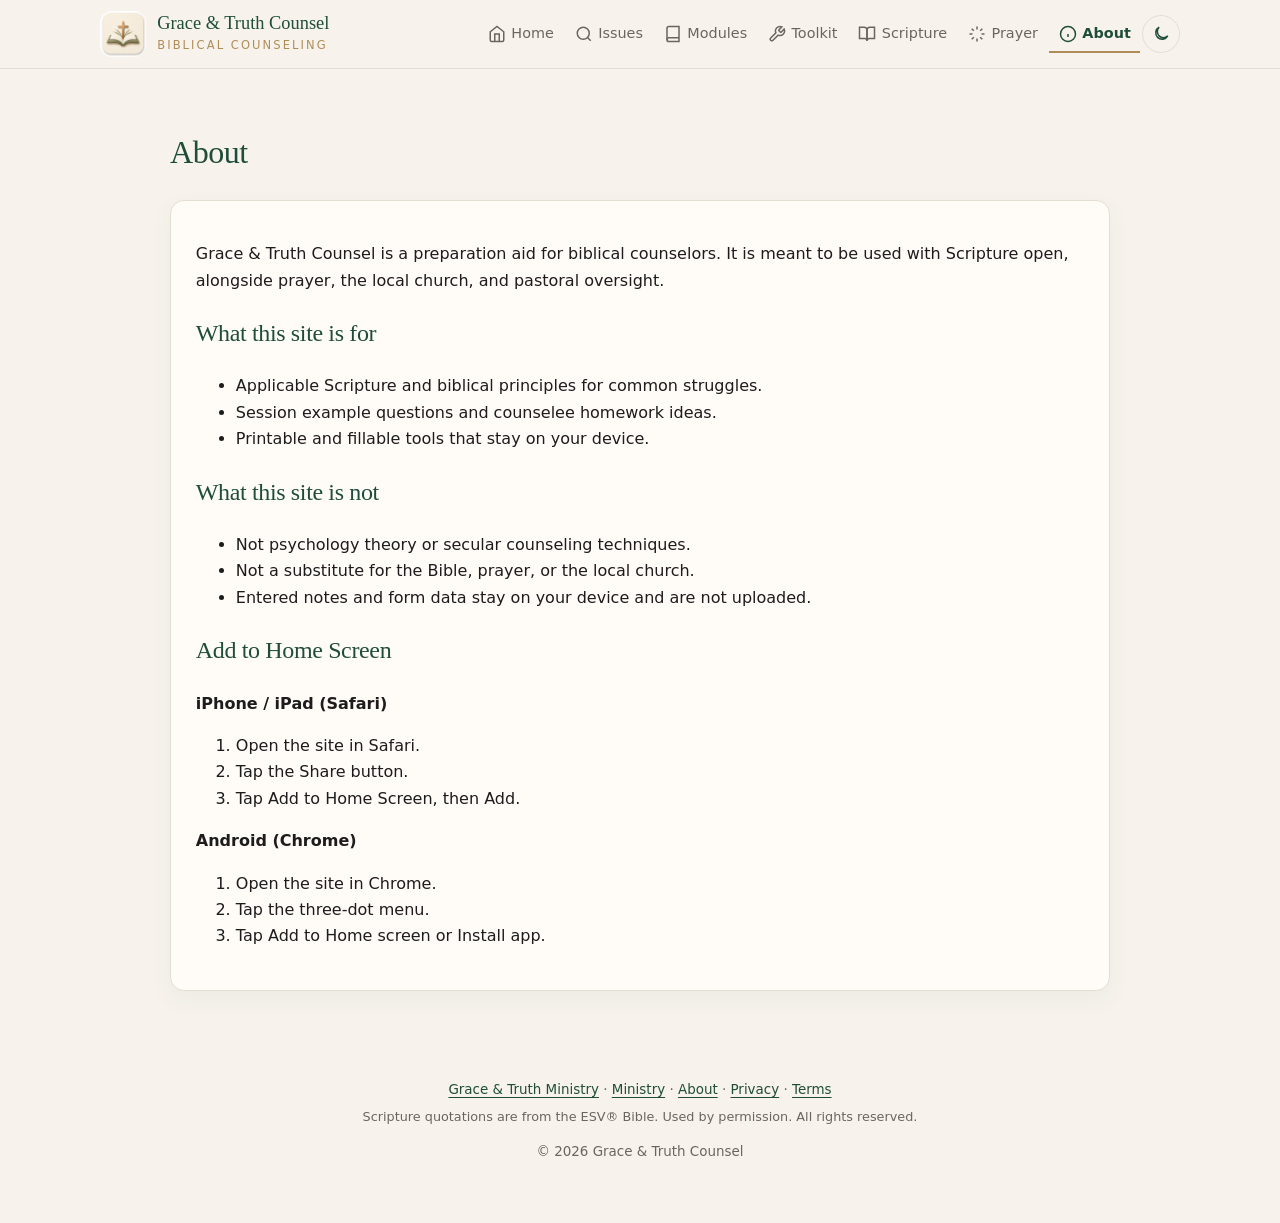
<file: about.html>
<!DOCTYPE html>
<html lang="en">
<head>
<meta charset="UTF-8">
<meta name="viewport" content="width=device-width, initial-scale=1.0">
<title>About | Grace & Truth Counsel</title>
<link rel="icon" type="image/png" href="icon-192.png">
<link rel="stylesheet" href="styles.css">
</head>
<body>
<header>
  <div class="header-inner">
    <a href="index.html" class="brand">
      <img src="header-icon.png" alt="" class="brand-mark">
      <div>
        <span class="brand-name">Grace & Truth Counsel</span>
        <span class="brand-sub">Biblical Counseling</span>
      </div>
    </a>
    <nav>
      <a href="index.html" title="Home"><svg viewBox="0 0 24 24" fill="none" stroke="currentColor" stroke-width="2"><path d="M3 9l9-7 9 7v11a2 2 0 0 1-2 2H5a2 2 0 0 1-2-2z"/><polyline points="9 22 9 12 15 12 15 22"/></svg><span>Home</span></a>
      <a href="situations.html" title="Issues"><svg viewBox="0 0 24 24" fill="none" stroke="currentColor" stroke-width="2"><circle cx="11" cy="11" r="8"/><line x1="21" y1="21" x2="16.65" y2="16.65"/></svg><span>Issues</span></a>
      <a href="modules.html" title="Modules"><svg viewBox="0 0 24 24" fill="none" stroke="currentColor" stroke-width="2"><path d="M4 19.5A2.5 2.5 0 0 1 6.5 17H20"/><path d="M6.5 2H20v20H6.5A2.5 2.5 0 0 1 4 19.5v-15A2.5 2.5 0 0 1 6.5 2z"/></svg><span>Modules</span></a>
      <a href="toolkit.html" title="Toolkit"><svg viewBox="0 0 24 24" fill="none" stroke="currentColor" stroke-width="2"><path d="M14.7 6.3a1 1 0 0 0 0 1.4l1.6 1.6a1 1 0 0 0 1.4 0l3.77-3.77a6 6 0 0 1-7.94 7.94l-6.91 6.91a2.12 2.12 0 0 1-3-3l6.91-6.91a6 6 0 0 1 7.94-7.94l-3.76 3.76z"/></svg><span>Toolkit</span></a>
      <a href="scripture.html" title="Scripture"><svg viewBox="0 0 24 24" fill="none" stroke="currentColor" stroke-width="2"><path d="M2 3h6a4 4 0 0 1 4 4v14a3 3 0 0 0-3-3H2z"/><path d="M22 3h-6a4 4 0 0 0-4 4v14a3 3 0 0 1 3-3h7z"/></svg><span>Scripture</span></a>
      <a href="prayer.html" title="Prayer"><svg viewBox="0 0 24 24" fill="none" stroke="currentColor" stroke-width="2"><path d="M12 2v4M12 18v4M4.93 4.93l2.83 2.83M16.24 16.24l2.83 2.83M2 12h4M18 12h4M4.93 19.07l2.83-2.83M16.24 7.76l2.83-2.83"/></svg><span>Prayer</span></a>
      <a href="about.html" class="active" title="About"><svg viewBox="0 0 24 24" fill="none" stroke="currentColor" stroke-width="2"><circle cx="12" cy="12" r="10"/><line x1="12" y1="16" x2="12" y2="12"/><line x1="12" y1="8" x2="12.01" y2="8"/></svg><span>About</span></a>
      <button id="theme-toggle" class="theme-toggle" title="Toggle dark mode"><svg id="theme-icon" viewBox="0 0 24 24" fill="none" stroke="currentColor" stroke-width="2"></svg></button>
    </nav>
  </div>
</header>

<main>
  <h1>About</h1>
  <div class="card">
    <p>Grace & Truth Counsel is a preparation aid for biblical counselors. It is meant to be used with Scripture open, alongside prayer, the local church, and pastoral oversight.</p>
    <h2>What this site is for</h2>
    <ul>
      <li>Applicable Scripture and biblical principles for common struggles.</li>
      <li>Session example questions and counselee homework ideas.</li>
      <li>Printable and fillable tools that stay on your device.</li>
    </ul>
    <h2>What this site is not</h2>
    <ul>
      <li>Not psychology theory or secular counseling techniques.</li>
      <li>Not a substitute for the Bible, prayer, or the local church.</li>
      <li>Entered notes and form data stay on your device and are not uploaded.</li>
    </ul>
    <h2>Add to Home Screen</h2>
    <p><strong>iPhone / iPad (Safari)</strong></p>
    <ol>
      <li>Open the site in Safari.</li>
      <li>Tap the Share button.</li>
      <li>Tap Add to Home Screen, then Add.</li>
    </ol>
    <p><strong>Android (Chrome)</strong></p>
    <ol>
      <li>Open the site in Chrome.</li>
      <li>Tap the three-dot menu.</li>
      <li>Tap Add to Home screen or Install app.</li>
    </ol>
  </div>
</main>

<footer>
  <a href="https://graceandtruthministry.com">Grace & Truth Ministry</a> ·
  <a href="https://graceandtruthministry.com/about.html">Ministry</a> ·
  <a href="about.html">About</a> ·
  <a href="https://graceandtruthministry.com/privacy.html">Privacy</a> ·
  <a href="https://graceandtruthministry.com/terms.html">Terms</a>
  <p style="margin-top:0.4rem;font-size:0.8rem;">Scripture quotations are from the ESV® Bible. Used by permission. All rights reserved.</p>
  <p>© 2026 Grace & Truth Counsel</p>
</footer>

<script>
(function () {
  function icon() {
    var el = document.getElementById('theme-icon');
    if (!el) return;
    var dark = document.documentElement.getAttribute('data-theme') === 'dark';
    el.innerHTML = dark
      ? '<circle cx="12" cy="12" r="4"/><path d="M12 3v2M12 19v2M3 12h2M19 12h2M5.6 5.6l1.4 1.4M17 17l1.4 1.4M18.4 5.6 17 7M7 17l-1.4 1.4"/>'
      : '<path d="M21 14.5A8.5 8.5 0 1 1 9.5 3 7 7 0 0 0 21 14.5z"/>';
  }
  function bind() {
    icon();
    var btn = document.getElementById('theme-toggle');
    if (!btn || btn.dataset.bound) return;
    btn.dataset.bound = '1';
    btn.addEventListener('click', function () {
      var next = document.documentElement.getAttribute('data-theme') === 'dark' ? 'light' : 'dark';
      document.documentElement.setAttribute('data-theme', next);
      localStorage.setItem('theme', next);
      icon();
    });
  }
  var saved = localStorage.getItem('theme');
  if (saved) document.documentElement.setAttribute('data-theme', saved);
  if (document.readyState === 'loading') document.addEventListener('DOMContentLoaded', bind);
  else bind();
})();
</script>
</body>
</html>
</file>
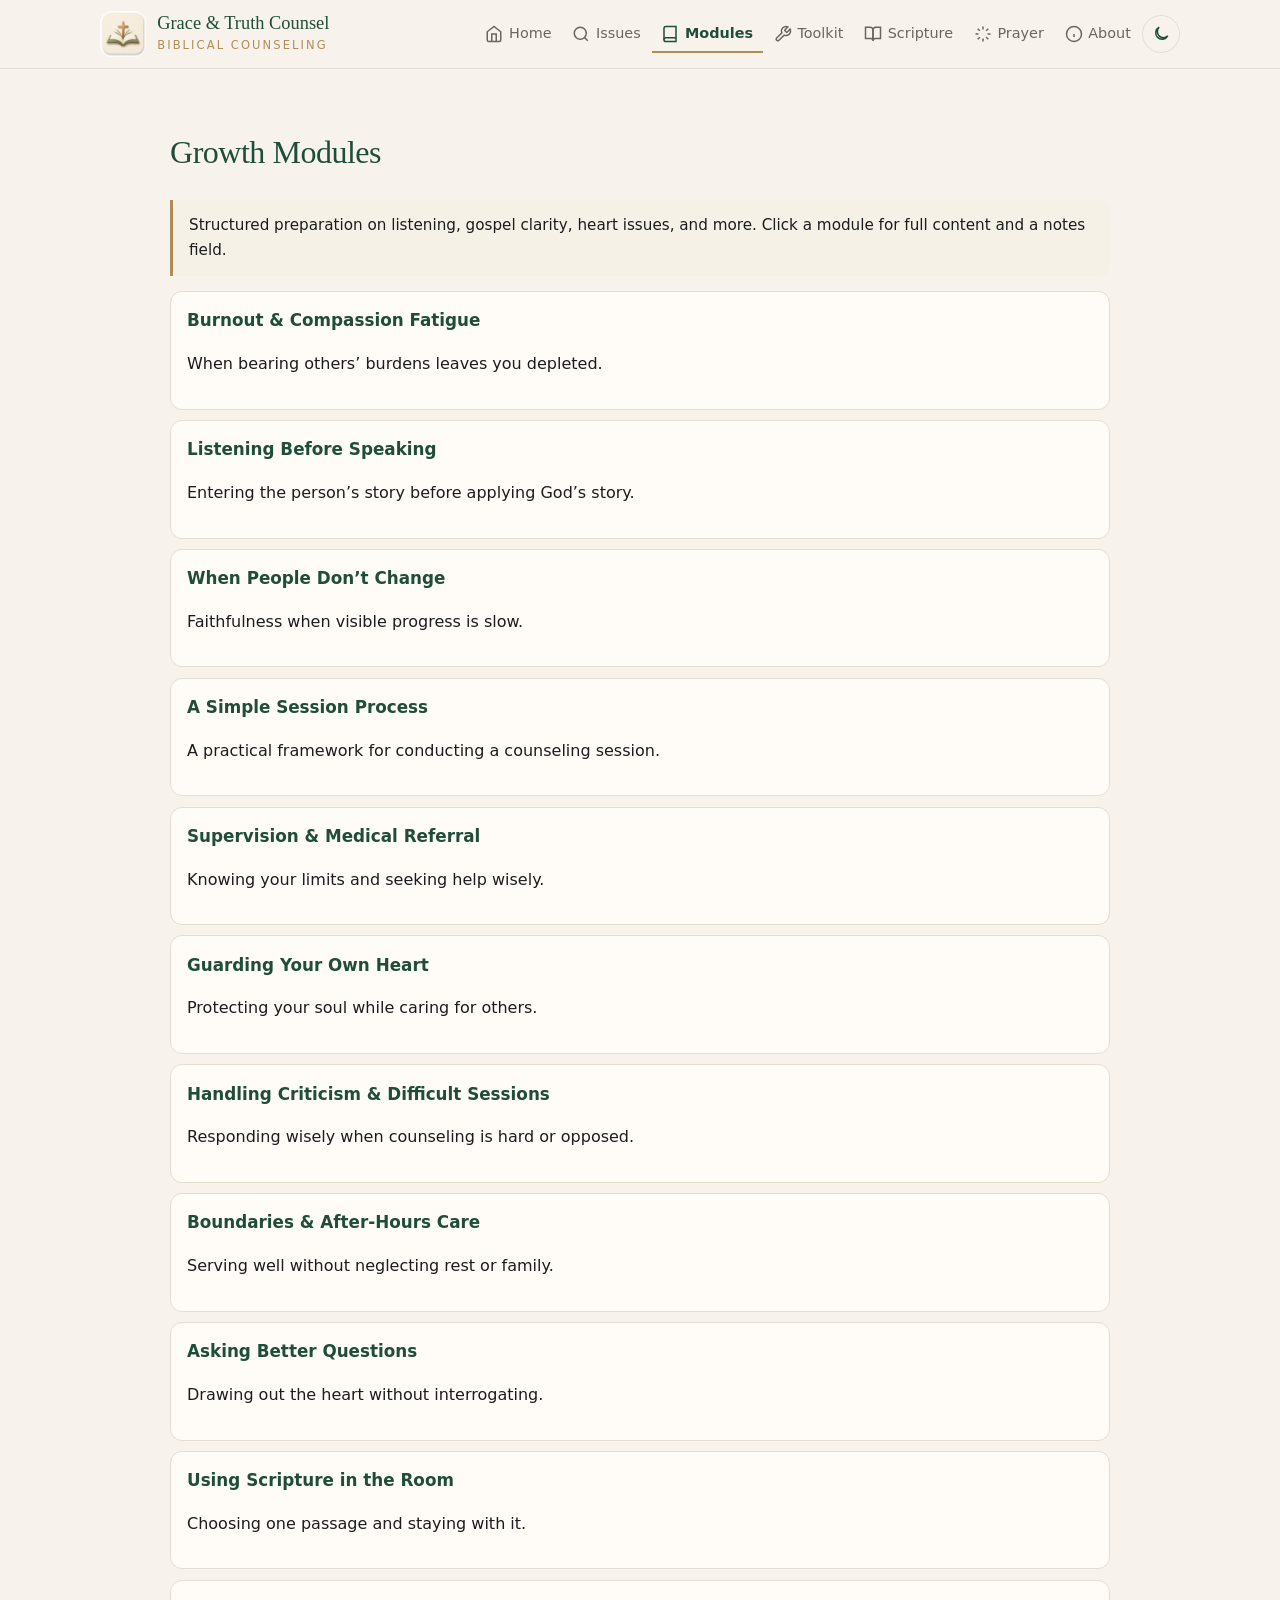
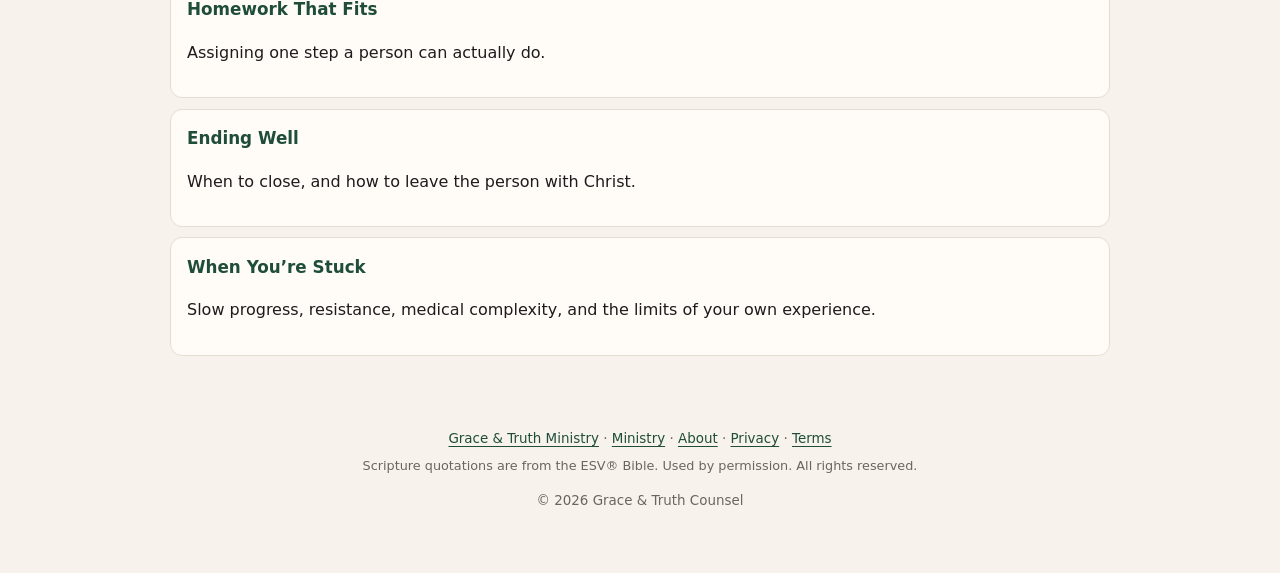
<file: modules.html>
<!DOCTYPE html>
<html lang="en">
<head>
<meta charset="UTF-8">
<meta name="viewport" content="width=device-width, initial-scale=1.0">
<title>Growth Modules | Grace & Truth Counsel</title>
<link rel="icon" type="image/png" href="icon-192.png">
<link rel="stylesheet" href="styles.css">
</head>
<body>
<header>
  <div class="header-inner">
    <a href="index.html" class="brand">
      <img src="header-icon.png" alt="" class="brand-mark">
      <div>
        <span class="brand-name">Grace & Truth Counsel</span>
        <span class="brand-sub">Biblical Counseling</span>
      </div>
    </a>
    <nav>
      <a href="index.html" title="Home"><svg viewBox="0 0 24 24" fill="none" stroke="currentColor" stroke-width="2"><path d="M3 9l9-7 9 7v11a2 2 0 0 1-2 2H5a2 2 0 0 1-2-2z"/><polyline points="9 22 9 12 15 12 15 22"/></svg><span>Home</span></a>
      <a href="situations.html" title="Issues"><svg viewBox="0 0 24 24" fill="none" stroke="currentColor" stroke-width="2"><circle cx="11" cy="11" r="8"/><line x1="21" y1="21" x2="16.65" y2="16.65"/></svg><span>Issues</span></a>
      <a href="modules.html" class="active" title="Modules"><svg viewBox="0 0 24 24" fill="none" stroke="currentColor" stroke-width="2"><path d="M4 19.5A2.5 2.5 0 0 1 6.5 17H20"/><path d="M6.5 2H20v20H6.5A2.5 2.5 0 0 1 4 19.5v-15A2.5 2.5 0 0 1 6.5 2z"/></svg><span>Modules</span></a>
      <a href="toolkit.html" title="Toolkit"><svg viewBox="0 0 24 24" fill="none" stroke="currentColor" stroke-width="2"><path d="M14.7 6.3a1 1 0 0 0 0 1.4l1.6 1.6a1 1 0 0 0 1.4 0l3.77-3.77a6 6 0 0 1-7.94 7.94l-6.91 6.91a2.12 2.12 0 0 1-3-3l6.91-6.91a6 6 0 0 1 7.94-7.94l-3.76 3.76z"/></svg><span>Toolkit</span></a>
      <a href="scripture.html" title="Scripture"><svg viewBox="0 0 24 24" fill="none" stroke="currentColor" stroke-width="2"><path d="M2 3h6a4 4 0 0 1 4 4v14a3 3 0 0 0-3-3H2z"/><path d="M22 3h-6a4 4 0 0 0-4 4v14a3 3 0 0 1 3-3h7z"/></svg><span>Scripture</span></a>
      <a href="prayer.html" title="Prayer"><svg viewBox="0 0 24 24" fill="none" stroke="currentColor" stroke-width="2"><path d="M12 2v4M12 18v4M4.93 4.93l2.83 2.83M16.24 16.24l2.83 2.83M2 12h4M18 12h4M4.93 19.07l2.83-2.83M16.24 7.76l2.83-2.83"/></svg><span>Prayer</span></a>
      <a href="about.html" title="About"><svg viewBox="0 0 24 24" fill="none" stroke="currentColor" stroke-width="2"><circle cx="12" cy="12" r="10"/><line x1="12" y1="16" x2="12" y2="12"/><line x1="12" y1="8" x2="12.01" y2="8"/></svg><span>About</span></a>
      <button id="theme-toggle" class="theme-toggle" title="Toggle dark mode"><svg id="theme-icon" viewBox="0 0 24 24" fill="none" stroke="currentColor" stroke-width="2"></svg></button>
    </nav>
  </div>
</header>

<main>
  <h1>Growth Modules</h1>
  <p class="note" id="modules-intro">Structured preparation on listening, gospel clarity, heart issues, and more. Click a module for full content and a notes field.</p>
  <div id="module-list" class="module-list"></div>
  <div id="module-detail" class="hidden card"></div>
</main>

<footer>
  <a href="https://graceandtruthministry.com">Grace & Truth Ministry</a> ·
  <a href="https://graceandtruthministry.com/about.html">Ministry</a> ·
  <a href="about.html">About</a> ·
  <a href="https://graceandtruthministry.com/privacy.html">Privacy</a> ·
  <a href="https://graceandtruthministry.com/terms.html">Terms</a>
  <p style="margin-top:0.4rem;font-size:0.8rem;">Scripture quotations are from the ESV® Bible. Used by permission. All rights reserved.</p>
  <p>© 2026 Grace & Truth Counsel</p>
</footer>

<script src="modules.js"></script>
<script>
function renderModules() {
  const list = document.getElementById('module-list');
  list.innerHTML = '';
  const mods = (typeof modules !== 'undefined' ? modules : []);
  mods.forEach(m => {
    const div = document.createElement('div');
    div.className = 'module-item';
    div.innerHTML = `<div><strong>${m.title}</strong><p>${m.summary || ''}</p></div>`;
    div.onclick = () => showModule(m);
    list.appendChild(div);
  });
}
function showModule(m) {
  const detail = document.getElementById('module-detail');
  const notesKey = 'module-notes-' + m.id;
  let reading = '';
  if (m.furtherReading && m.furtherReading.length) {
    reading = '<h3>For Further Reading</h3><ul>' +
      m.furtherReading.map(b => `<li><a href="${b.url}" target="_blank" rel="noopener">${b.title}</a>${b.note ? ' — ' + b.note : ''}</li>`).join('') +
      '</ul>';
  }
  detail.innerHTML = `
    ${m.content || ''}
    ${reading}
    <h3>Your Notes</h3>
    <textarea class="notes-area" id="mod-notes" placeholder="Notes stay on this device">${localStorage.getItem(notesKey) || ''}</textarea>
    <div class="icon-row">
      <button class="icon-btn" title="Back" onclick="hideDetail()">←</button>
      <button class="icon-btn" title="Save" onclick="localStorage.setItem('${notesKey}', document.getElementById('mod-notes').value); alert('Saved')">✓</button>
      <button class="icon-btn" title="Print" onclick="window.print()">⎙</button>
    </div>
  `;
  detail.classList.remove('hidden');
  document.getElementById('module-list').classList.add('hidden');
  document.getElementById('modules-intro').classList.add('hidden');
}
function hideDetail() {
  document.getElementById('module-detail').classList.add('hidden');
  document.getElementById('module-list').classList.remove('hidden');
  document.getElementById('modules-intro').classList.remove('hidden');
}
renderModules();

(function () {
  function icon() {
    var el = document.getElementById('theme-icon');
    if (!el) return;
    var dark = document.documentElement.getAttribute('data-theme') === 'dark';
    el.innerHTML = dark
      ? '<circle cx="12" cy="12" r="4"/><path d="M12 3v2M12 19v2M3 12h2M19 12h2M5.6 5.6l1.4 1.4M17 17l1.4 1.4M18.4 5.6 17 7M7 17l-1.4 1.4"/>'
      : '<path d="M21 14.5A8.5 8.5 0 1 1 9.5 3 7 7 0 0 0 21 14.5z"/>';
  }
  function bind() {
    icon();
    var btn = document.getElementById('theme-toggle');
    if (!btn || btn.dataset.bound) return;
    btn.dataset.bound = '1';
    btn.addEventListener('click', function () {
      var next = document.documentElement.getAttribute('data-theme') === 'dark' ? 'light' : 'dark';
      document.documentElement.setAttribute('data-theme', next);
      localStorage.setItem('theme', next);
      icon();
    });
  }
  var saved = localStorage.getItem('theme');
  if (saved) document.documentElement.setAttribute('data-theme', saved);
  if (document.readyState === 'loading') document.addEventListener('DOMContentLoaded', bind);
  else bind();
})();
</script>
</body>
</html>
</file>
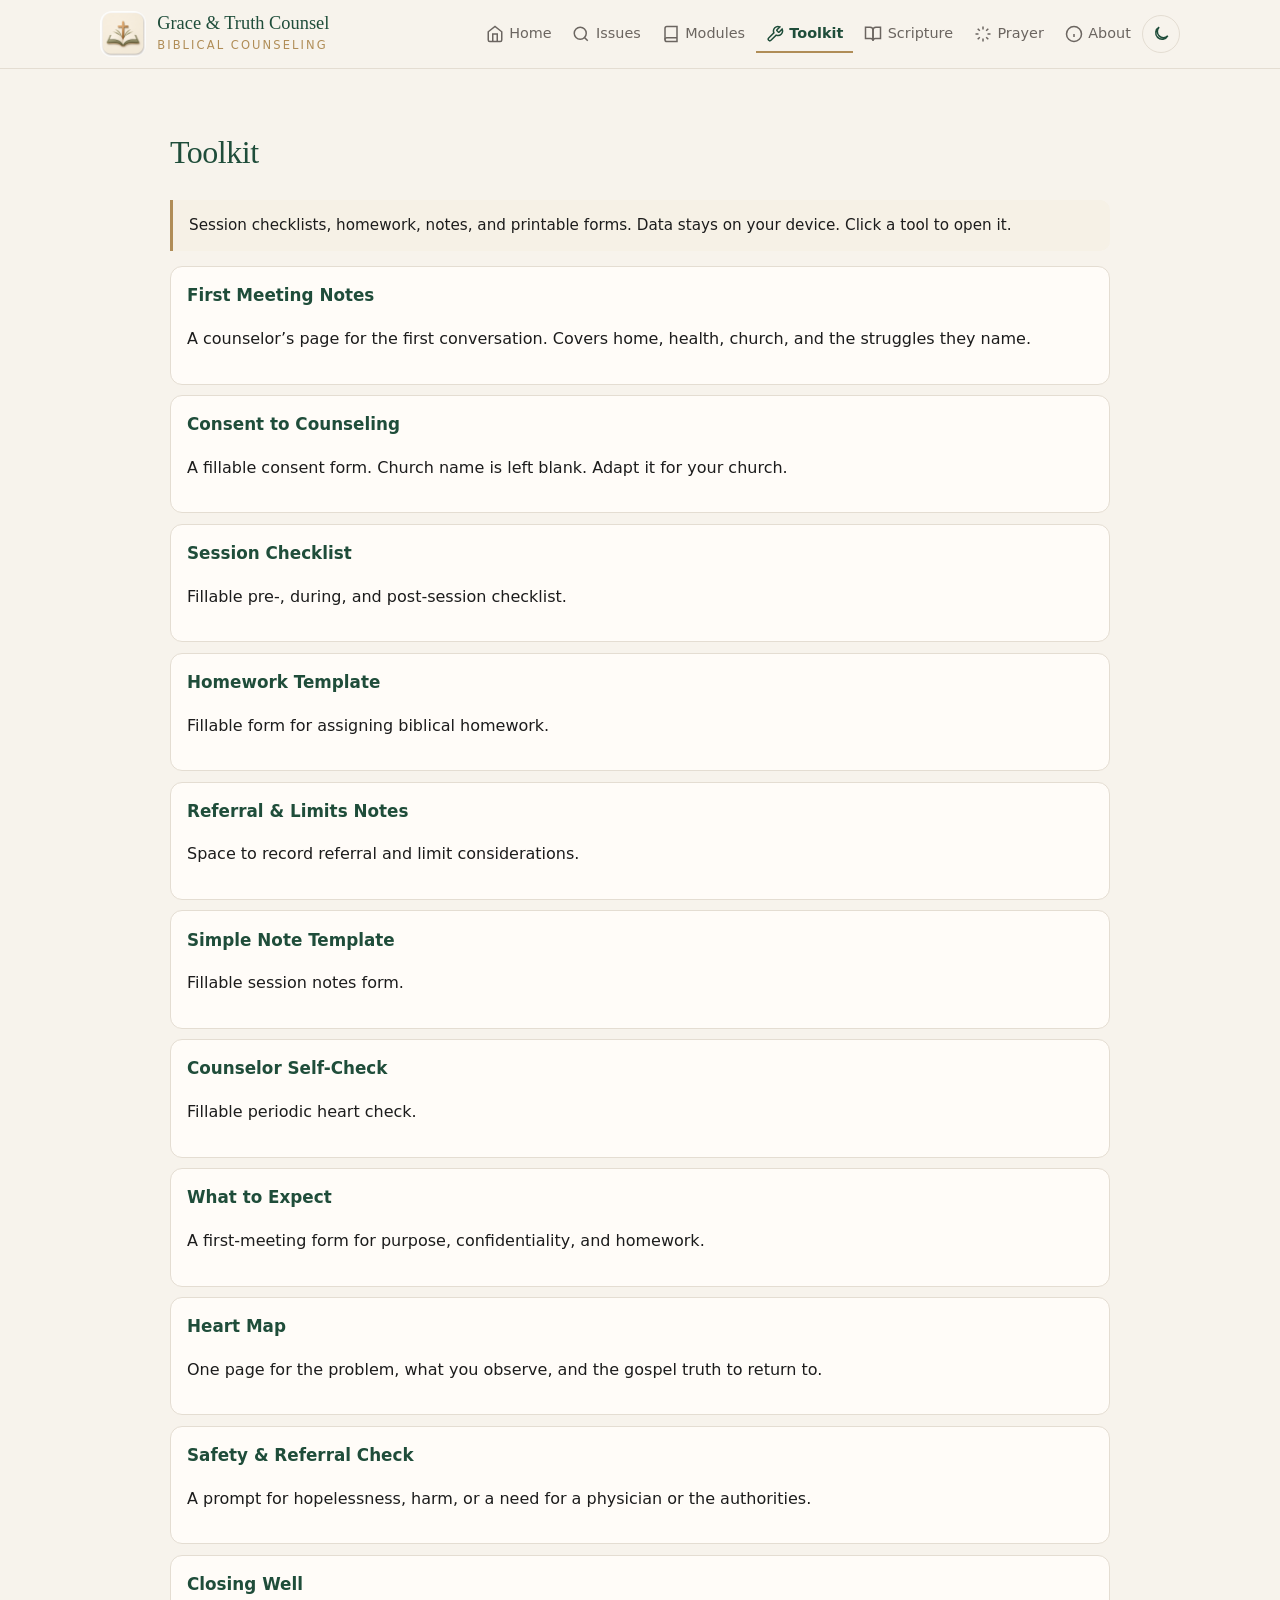
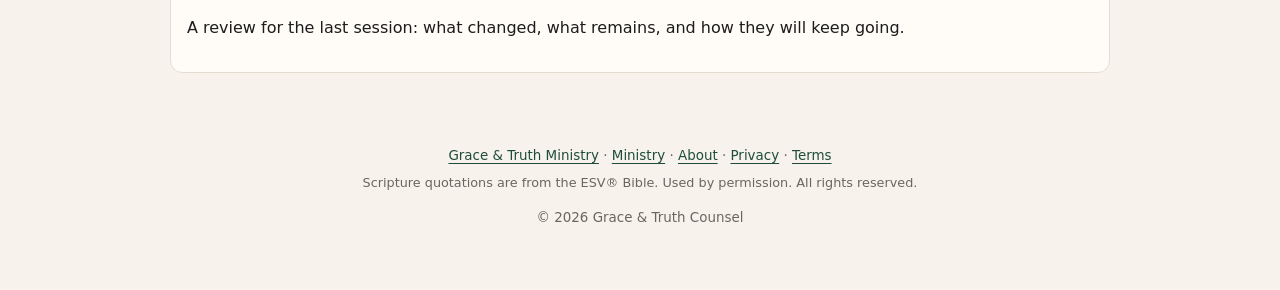
<file: toolkit.html>
<!DOCTYPE html>
<html lang="en">
<head>
<meta charset="UTF-8">
<meta name="viewport" content="width=device-width, initial-scale=1.0">
<title>Toolkit | Grace & Truth Counsel</title>
<link rel="icon" type="image/png" href="icon-192.png">
<link rel="stylesheet" href="styles.css">
</head>
<body>
<header>
  <div class="header-inner">
    <a href="index.html" class="brand">
      <img src="header-icon.png" alt="" class="brand-mark">
      <div>
        <span class="brand-name">Grace & Truth Counsel</span>
        <span class="brand-sub">Biblical Counseling</span>
      </div>
    </a>
    <nav>
      <a href="index.html" title="Home"><svg viewBox="0 0 24 24" fill="none" stroke="currentColor" stroke-width="2"><path d="M3 9l9-7 9 7v11a2 2 0 0 1-2 2H5a2 2 0 0 1-2-2z"/><polyline points="9 22 9 12 15 12 15 22"/></svg><span>Home</span></a>
      <a href="situations.html" title="Issues"><svg viewBox="0 0 24 24" fill="none" stroke="currentColor" stroke-width="2"><circle cx="11" cy="11" r="8"/><line x1="21" y1="21" x2="16.65" y2="16.65"/></svg><span>Issues</span></a>
      <a href="modules.html" title="Modules"><svg viewBox="0 0 24 24" fill="none" stroke="currentColor" stroke-width="2"><path d="M4 19.5A2.5 2.5 0 0 1 6.5 17H20"/><path d="M6.5 2H20v20H6.5A2.5 2.5 0 0 1 4 19.5v-15A2.5 2.5 0 0 1 6.5 2z"/></svg><span>Modules</span></a>
      <a href="toolkit.html" class="active" title="Toolkit"><svg viewBox="0 0 24 24" fill="none" stroke="currentColor" stroke-width="2"><path d="M14.7 6.3a1 1 0 0 0 0 1.4l1.6 1.6a1 1 0 0 0 1.4 0l3.77-3.77a6 6 0 0 1-7.94 7.94l-6.91 6.91a2.12 2.12 0 0 1-3-3l6.91-6.91a6 6 0 0 1 7.94-7.94l-3.76 3.76z"/></svg><span>Toolkit</span></a>
      <a href="scripture.html" title="Scripture"><svg viewBox="0 0 24 24" fill="none" stroke="currentColor" stroke-width="2"><path d="M2 3h6a4 4 0 0 1 4 4v14a3 3 0 0 0-3-3H2z"/><path d="M22 3h-6a4 4 0 0 0-4 4v14a3 3 0 0 1 3-3h7z"/></svg><span>Scripture</span></a>
      <a href="prayer.html" title="Prayer"><svg viewBox="0 0 24 24" fill="none" stroke="currentColor" stroke-width="2"><path d="M12 2v4M12 18v4M4.93 4.93l2.83 2.83M16.24 16.24l2.83 2.83M2 12h4M18 12h4M4.93 19.07l2.83-2.83M16.24 7.76l2.83-2.83"/></svg><span>Prayer</span></a>
      <a href="about.html" title="About"><svg viewBox="0 0 24 24" fill="none" stroke="currentColor" stroke-width="2"><circle cx="12" cy="12" r="10"/><line x1="12" y1="16" x2="12" y2="12"/><line x1="12" y1="8" x2="12.01" y2="8"/></svg><span>About</span></a>
      <button id="theme-toggle" class="theme-toggle" title="Toggle dark mode"><svg id="theme-icon" viewBox="0 0 24 24" fill="none" stroke="currentColor" stroke-width="2"></svg></button>
    </nav>
  </div>
</header>

<main>
  <h1>Toolkit</h1>
  <p class="note" id="toolkit-intro">Session checklists, homework, notes, and printable forms. Data stays on your device. Click a tool to open it.</p>
  <div id="toolkit-list" class="module-list"></div>
  <div id="toolkit-detail" class="hidden card"></div>
</main>

<footer>
  <a href="https://graceandtruthministry.com">Grace & Truth Ministry</a> ·
  <a href="https://graceandtruthministry.com/about.html">Ministry</a> ·
  <a href="about.html">About</a> ·
  <a href="https://graceandtruthministry.com/privacy.html">Privacy</a> ·
  <a href="https://graceandtruthministry.com/terms.html">Terms</a>
  <p style="margin-top:0.4rem;font-size:0.8rem;">Scripture quotations are from the ESV® Bible. Used by permission. All rights reserved.</p>
  <p>© 2026 Grace & Truth Counsel</p>
</footer>

<script src="toolkit.js"></script>
<script>
function renderToolkit() {
  const list = document.getElementById('toolkit-list');
  list.innerHTML = '';
  const tools = (typeof toolkit !== 'undefined' ? toolkit : []);
  tools.forEach(t => {
    const div = document.createElement('div');
    div.className = 'module-item';
    div.innerHTML = `<div><strong>${t.title}</strong><p>${t.summary || ''}</p></div>`;
    div.onclick = () => showTool(t);
    list.appendChild(div);
  });
}

function showTool(t) {
  const detail = document.getElementById('toolkit-detail');
  const key = 'tool-' + (t.id || t.title);
  const saved = JSON.parse(localStorage.getItem(key) || '{}');

  let content = t.content || '';
  content = content.replace(/<h2>[\s\S]*?<\/h2>/i, '');

  detail.innerHTML = `
    <h2>${t.title}</h2>
    <div id="tool-form">${content}</div>
    <div class="icon-row">
      <button class="icon-btn" title="Back" onclick="hideDetail()">←</button>
      <button class="icon-btn" title="Save" onclick="saveTool('${key}')">✓</button>
      <button class="icon-btn" title="Download" onclick="downloadTool('${key}', '${t.title}')">↓</button>
      <button class="icon-btn" title="Upload" onclick="document.getElementById('upload-${t.id}').click()">↑</button>
      <input type="file" id="upload-${t.id}" accept=".json" style="display:none" onchange="uploadTool('${key}', this)">
      <button class="icon-btn" title="Clear" onclick="if(confirm('Clear this form?')) clearTool('${key}')">✕</button>
      <button class="icon-btn" title="Print" onclick="window.print()">⎙</button>
    </div>
  `;

  Object.keys(saved).forEach(id => {
    const el = detail.querySelector('#' + id);
    if (el) {
      if (el.type === 'checkbox') el.checked = !!saved[id];
      else el.value = saved[id] || '';
    }
  });

  detail.classList.remove('hidden');
  document.getElementById('toolkit-list').classList.add('hidden');
  document.getElementById('toolkit-intro').classList.add('hidden');
}

function collectForm(key) {
  const detail = document.getElementById('toolkit-detail');
  const data = {};
  detail.querySelectorAll('input, textarea, select').forEach(el => {
    if (!el.id) return;
    if (el.type === 'checkbox') data[el.id] = el.checked;
    else data[el.id] = el.value;
  });
  return data;
}

function saveTool(key) {
  const data = collectForm(key);
  localStorage.setItem(key, JSON.stringify(data));
  alert('Saved on this device');
}

function downloadTool(key, title) {
  const data = collectForm(key);
  const blob = new Blob([JSON.stringify(data, null, 2)], { type: 'application/json' });
  const a = document.createElement('a');
  a.href = URL.createObjectURL(blob);
  a.download = (title || 'form').replace(/\s+/g, '-') + '.json';
  a.click();
  URL.revokeObjectURL(a.href);
}

function uploadTool(key, input) {
  const file = input.files[0];
  if (!file) return;
  const reader = new FileReader();
  reader.onload = () => {
    try {
      const data = JSON.parse(reader.result);
      localStorage.setItem(key, JSON.stringify(data));
      const tools = toolkit || [];
      const t = tools.find(x => 'tool-' + (x.id || x.title) === key);
      if (t) showTool(t);
      alert('Loaded');
    } catch (e) {
      alert('Could not read that file');
    }
  };
  reader.readAsText(file);
  input.value = '';
}

function clearTool(key) {
  localStorage.removeItem(key);
  const tools = toolkit || [];
  const t = tools.find(x => 'tool-' + (x.id || x.title) === key);
  if (t) showTool(t);
}

function hideDetail() {
  document.getElementById('toolkit-detail').classList.add('hidden');
  document.getElementById('toolkit-list').classList.remove('hidden');
  document.getElementById('toolkit-intro').classList.remove('hidden');
}

renderToolkit();

(function () {
  function icon() {
    var el = document.getElementById('theme-icon');
    if (!el) return;
    var dark = document.documentElement.getAttribute('data-theme') === 'dark';
    el.innerHTML = dark
      ? '<circle cx="12" cy="12" r="4"/><path d="M12 3v2M12 19v2M3 12h2M19 12h2M5.6 5.6l1.4 1.4M17 17l1.4 1.4M18.4 5.6 17 7M7 17l-1.4 1.4"/>'
      : '<path d="M21 14.5A8.5 8.5 0 1 1 9.5 3 7 7 0 0 0 21 14.5z"/>';
  }
  function bind() {
    icon();
    var btn = document.getElementById('theme-toggle');
    if (!btn || btn.dataset.bound) return;
    btn.dataset.bound = '1';
    btn.addEventListener('click', function () {
      var next = document.documentElement.getAttribute('data-theme') === 'dark' ? 'light' : 'dark';
      document.documentElement.setAttribute('data-theme', next);
      localStorage.setItem('theme', next);
      icon();
    });
  }
  var saved = localStorage.getItem('theme');
  if (saved) document.documentElement.setAttribute('data-theme', saved);
  if (document.readyState === 'loading') document.addEventListener('DOMContentLoaded', bind);
  else bind();
})();
</script>
</body>
</html>
</file>
<file: styles.css>
:root {
  --bg: #F7F3EC;
  --surface: #FFFcf8;
  --text: #1C1C1C;
  --muted: #6B6560;
  --accent: #1F4D3A;
  --accent-deep: #16382B;
  --accent-light: #E7F0EA;
  --gold: #B08D57;
  --gold-soft: #F6F1E6;
  --border: #E4DDD2;
  --radius: 14px;
  --shadow: 0 8px 24px rgba(31, 77, 58, 0.05);
  --font-serif: "Source Serif 4", "Iowan Old Style", Georgia, serif;
  --font-sans: "Avenir Next", "Segoe UI", system-ui, sans-serif;
  --header-bg: #F7F3EC;
  --input-bg: #ffffff;
  --hover: #FDFBF7;
}
html[data-theme="dark"] {
  --bg: #141816;
  --surface: #1E2420;
  --text: #F3EFE7;
  --muted: #B7AFA4;
  --accent: #D7C4A3;
  --accent-deep: #E8D9BE;
  --accent-light: #2A3830;
  --gold: #D4B483;
  --gold-soft: #2C2822;
  --border: #33403A;
  --shadow: 0 8px 24px rgba(0, 0, 0, 0.28);
  --header-bg: #1E2420;
  --input-bg: #171C19;
  --hover: #26302B;
}
* { box-sizing: border-box; }
html { scroll-behavior: smooth; }
body {
  margin: 0;
  background: var(--bg);
  color: var(--text);
  font-family: var(--font-sans);
  line-height: 1.65;
}
h1, h2, h3, h4 { font-family: var(--font-serif); font-weight: 500; color: var(--accent); letter-spacing: -0.015em; }
a { color: var(--accent); text-decoration-thickness: 1px; text-underline-offset: 3px; }
a:hover { color: var(--accent-deep); }
img { max-width: 100%; }
.hidden { display: none !important; }

.theme-toggle {
  background: transparent;
  border: 1px solid var(--border);
  color: var(--accent);
  border-radius: 999px;
  width: 38px;
  height: 38px;
  display: inline-flex;
  align-items: center;
  justify-content: center;
  cursor: pointer;
  flex-shrink: 0;
}
.theme-toggle:hover { border-color: var(--gold); }
.theme-toggle svg { width: 18px; height: 18px; }

header {
  position: sticky;
  top: 0;
  z-index: 20;
  background: var(--header-bg);
  border-bottom: 1px solid var(--border);
}
.header-inner {
  max-width: 1120px;
  margin: 0 auto;
  padding: 0.7rem 1.25rem;
  display: flex;
  align-items: center;
  justify-content: space-between;
  gap: 1rem;
}
.brand {
  display: flex;
  align-items: center;
  gap: 0.7rem;
  text-decoration: none;
  color: inherit;
  min-width: 0;
}
.brand-mark {
  width: 46px;
  height: 46px;
  border-radius: 12px;
  object-fit: cover;
  background: var(--bg);
  flex-shrink: 0;
}
.brand-name { display: block; font-family: var(--font-serif); font-size: 1.15rem; line-height: 1.1; color: var(--accent); }
.brand-sub { display: block; font-size: 0.72rem; letter-spacing: 0.18em; text-transform: uppercase; color: var(--gold); margin-top: 0.15rem; }
nav { display: flex; flex-wrap: wrap; justify-content: flex-end; gap: 0.1rem; }
nav a, nav button {
  display: inline-flex;
  align-items: center;
  gap: 0.35rem;
  background: none;
  border: none;
  font-family: inherit;
  font-size: 0.9rem;
  color: var(--muted);
  padding: 0.45rem 0.6rem;
  cursor: pointer;
  border-radius: 8px;
  text-decoration: none;
}
nav a:hover, nav button:hover { color: var(--accent); background: rgba(31,77,58,0.05); }
nav a.active, nav button.active { color: var(--accent); font-weight: 650; box-shadow: inset 0 -2px 0 var(--gold); border-radius: 0; background: transparent; }
nav svg { width: 18px; height: 18px; flex-shrink: 0; }

main { max-width: 980px; margin: 0 auto; padding: 2.2rem 1.25rem 4rem; }
.hero { text-align: center; padding: 1.2rem 0 1.6rem; }
.hero-logo { max-width: 320px; width: 100%; height: auto; margin: 0 auto 1.2rem; display: block; object-fit: cover; border-radius: 28px; margin-bottom: 0.4rem; }
.hero h2 { font-size: clamp(2.2rem, 5vw, 3.4rem); margin: 0.2rem 0 0.55rem; line-height: 1.05; }
.ornament { display: flex; align-items: center; justify-content: center; gap: 0.6rem; color: var(--gold); margin: 0.2rem 0 0.9rem; }
.ornament span { width: 72px; height: 1px; background: var(--gold); opacity: 0.7; }
.tagline { font-size: 1.12rem; color: var(--muted); margin: 0 auto 1.4rem; max-width: 34rem; }
.hero-actions, .btn-row { display: flex; gap: 0.65rem; justify-content: center; flex-wrap: wrap; }
.btn {
  background: var(--accent);
  color: white;
  border: none;
  padding: 0.72rem 1.15rem;
  border-radius: 999px;
  cursor: pointer;
  font-family: inherit;
  font-size: 0.95rem;
  text-decoration: none;
  display: inline-flex;
  align-items: center;
  gap: 0.4rem;
}
.btn:hover { background: var(--accent-deep); opacity: 1; }
.btn.secondary { background: var(--accent); color: white; border: none; }
.btn.secondary:hover { background: var(--accent-deep); }
html[data-theme="dark"] .btn,
html[data-theme="dark"] .btn.secondary { color: #16382B; }
html[data-theme="dark"] .btn:hover,
html[data-theme="dark"] .btn.secondary:hover { color: #0F241C; }

.icon-btn {
  width: 38px;
  height: 38px;
  border-radius: 999px;
  border: 1px solid var(--border);
  background: var(--surface);
  color: var(--accent);
  display: inline-flex;
  align-items: center;
  justify-content: center;
  cursor: pointer;
  padding: 0;
  font-size: 1rem;
}
.icon-btn:hover { border-color: var(--gold); background: var(--hover); }
.icon-row { display: flex; gap: 0.4rem; flex-wrap: wrap; margin-top: 1rem; }

.card {
  background: var(--surface);
  border: 1px solid var(--border);
  border-radius: var(--radius);
  padding: 1.5rem 1.55rem;
  margin-bottom: 1rem;
  box-shadow: var(--shadow);
  position: relative;
}
.feature-grid { display: grid; grid-template-columns: repeat(3, 1fr); gap: 0.9rem; margin: 0.2rem 0 1.2rem; }
.feature {
  background: var(--surface);
  border: 1px solid var(--border);
  border-radius: 16px;
  padding: 1.35rem 1.15rem 1.15rem;
  text-align: center;
  cursor: pointer;
  box-shadow: var(--shadow);
  transition: border-color 0.15s ease, transform 0.15s ease;
  text-decoration: none;
  color: inherit;
  display: block;
}
.feature:hover { border-color: var(--gold); transform: translateY(-2px); }
.feature .glyph { margin: 0 auto 0.35rem; }
.feature h3 { margin: 0.35rem 0 0.35rem; font-size: 1.25rem; }
.feature p { color: var(--muted); font-size: 0.92rem; margin: 0 0 0.75rem; }
.feature .more { color: var(--gold); font-size: 0.9rem; }
.note {
  background: var(--gold-soft);
  border-left: 3px solid var(--gold);
  padding: 0.8rem 1rem;
  border-radius: 0 10px 10px 0;
  font-size: 0.95rem;
  color: var(--text);
}
.verse {
  background: var(--accent-light);
  border-left: 3px solid var(--gold);
  padding: 0.85rem 1.05rem;
  margin: 1rem 0;
  font-style: italic;
  border-radius: 0 10px 10px 0;
}
.module-list { display: grid; gap: 0.65rem; }
.module-item, .module-card, .scripture-item {
  background: var(--surface);
  border: 1px solid var(--border);
  border-radius: 12px;
  padding: 0.95rem 1rem;
  cursor: pointer;
  display: flex;
  align-items: flex-start;
  gap: 0.8rem;
  transition: border-color 0.15s ease, background 0.15s ease;
}
.scripture-item { cursor: default; display: block; }
.module-item:hover, .module-card:hover { border-color: var(--gold); background: var(--hover); }
.module-card h3, .module-item strong { display: block; margin: 0 0 0.15rem; font-size: 1.05rem; color: var(--accent); }
.module-card p { margin: 0; }
.glyph {
  width: 38px; height: 38px; border-radius: 10px;
  background: var(--accent-light); color: var(--accent);
  display: inline-flex; align-items: center; justify-content: center; flex-shrink: 0;
}
.glyph svg { width: 18px; height: 18px; }
.search, .toolkit-form input[type="text"], .toolkit-form textarea, .notes-area {
  width: 100%;
  padding: 0.7rem 0.85rem;
  border: 1px solid var(--border);
  border-radius: 10px;
  font: inherit;
  color: inherit;
  background: var(--input-bg);
  margin: 0.3rem 0 0.85rem;
}
.search { margin: 0.8rem 0 1rem; }
.toolkit-form textarea, .notes-area { min-height: 88px; resize: vertical; }
.search:focus, .toolkit-form input:focus, .toolkit-form textarea:focus, .notes-area:focus {
  outline: 2px solid rgba(176,141,87,0.35);
  border-color: var(--gold);
}
.toolkit-form label { font-weight: 650; display: block; margin-top: 0.35rem; color: var(--accent-deep); }
.check-item { display: flex; align-items: flex-start; gap: 0.55rem; margin: 0.4rem 0; }
.check-item input { margin-top: 0.35rem; accent-color: var(--accent); width: 1rem; height: 1rem; }
.check-item label { font-weight: 500; margin: 0; color: var(--text); }
.rating {
  display: flex; align-items: center; gap: 0.45rem; flex-wrap: wrap;
  margin: 0.25rem 0 0.9rem; color: var(--muted); font-size: 0.88rem;
}
.rating input { accent-color: var(--accent); width: 1rem; height: 1rem; }
.favorite-btn {
  position: absolute; top: 1rem; right: 1rem;
  width: 2.2rem; height: 2.2rem; border-radius: 999px;
  border: 1px solid var(--border); background: var(--input-bg); color: var(--muted);
  cursor: pointer; font-size: 1.05rem;
}
.favorite-btn.active { color: var(--gold); border-color: var(--gold); }
.related { margin-top: 1rem; display: flex; flex-wrap: wrap; gap: 0.4rem; align-items: center; }
#scripture-list { column-count: 2; column-gap: 1.5rem; }
.scripture-item { break-inside: avoid; margin-bottom: 1rem; }
@media (max-width:700px){ #scripture-list { column-count: 1; } }
.check-grid { display:grid; grid-template-columns: repeat(3, minmax(0,1fr)); gap:.15rem .8rem; }
@media (max-width:700px){ .check-grid { grid-template-columns: 1fr 1fr; } }
.related a {
  background: var(--gold-soft); color: var(--accent-deep);
  text-decoration: none; border-radius: 999px; padding: 0.25rem 0.7rem; font-size: 0.88rem;
}
mark { background: #F3E6C8; color: inherit; border-radius: 3px; padding: 0 0.15rem; }
footer {
  text-align: center; color: var(--muted); font-size: 0.84rem;
  padding: 0.5rem 1.25rem 3rem; max-width: 760px; margin: 0 auto; line-height: 1.6;
}
#back-to-top {
  position: fixed; bottom: 1.25rem; right: 1.25rem;
  padding: 0.55rem 0.85rem; background: var(--accent); color: white;
  border: none; border-radius: 999px; cursor: pointer; z-index: 30;
  box-shadow: 0 6px 16px rgba(31,77,58,0.25);
}

.header-top { display: flex; align-items: center; justify-content: space-between; gap: 0.5rem; width: 100%; }
.header-actions { display: flex; align-items: center; gap: 0.4rem; flex-shrink: 0; }
#auth-btn { width: auto; min-width: 38px; padding: 0 0.7rem; font-size: 0.78rem; white-space: nowrap; }
@media (max-width: 860px) {
  .header-inner { flex-direction: column; align-items: stretch; gap: 0.3rem; padding: 0.45rem 0.7rem; }
  .header-actions { margin-left: auto; }
  nav { justify-content: flex-start; }
  nav a, nav button { padding: 0.35rem 0.4rem; font-size: 0.78rem; }
  .brand-mark { width: 38px; height: 38px; }
  .feature-grid { grid-template-columns: 1fr; }
  .hero h2 { font-size: 2.15rem; }
}
@media (max-width: 520px) {
  nav a span, nav button span { display: none; }
  nav a, nav button { font-size: 0; gap: 0; padding: 0.42rem; }
  nav a svg, nav button svg { width: 18px; height: 18px; }
  .brand-name { font-size: 1rem; }
}

.letter-bar { display: flex; flex-wrap: wrap; gap: 0.3rem; margin: 0.6rem 0 0.8rem; }
.letter-bar button { border: 1px solid var(--border); background: var(--surface); color: var(--accent); border-radius: 999px; padding: 0.25rem 0.55rem; font: inherit; font-size: 0.85rem; cursor: pointer; }
.letter-bar button.active { background: var(--accent); color: #fff; border-color: var(--accent); }
.letter-bar button:disabled { opacity: 0.35; cursor: default; }

.print-only { display: none; }
@media print {
  header, nav, footer, .btn, .no-print, #back-to-top, .favorite-btn, .search, .icon-row { display: none !important; }
  .print-only { display: flex !important; align-items: center; gap: 0.75rem; margin-bottom: 1.25rem; padding-bottom: 0.75rem; border-bottom: 2px solid #1F4D3A; }
  .print-only img { width: 56px; height: 56px; object-fit: cover; }
  .print-site { font-family: Georgia, serif; font-size: 1.15rem; color: #1F4D3A; }
  .print-form { font-size: 0.95rem; color: #6B6560; }
  body { background: #fff; color: #1c1c1c; }
  main { max-width: none; padding: 0; }
  .card, .module-item, .module-card { box-shadow: none; }
  .hidden { display: none !important; }
}

.verse-tip {
  position: fixed;
  z-index: 200;
  max-width: 340px;
  background: #FFFCF8;
  color: #1C1C1C;
  border: 1px solid var(--border);
  border-left: 3px solid var(--gold);
  border-radius: 12px;
  box-shadow: 0 10px 28px rgba(0,0,0,.16);
  padding: .7rem .85rem;
  font-size: .92rem;
  line-height: 1.45;
  pointer-events: none;
  opacity: 0;
  transform: translateY(4px);
  transition: opacity .15s ease, transform .15s ease;
}
.verse-tip.show { opacity: 1; transform: none; }
html[data-theme="dark"] .verse-tip { background: #1E2420; color: #F4F1EA; }
.verse-tip .vt-ref { font-weight: 650; color: var(--accent); font-size: .8rem; letter-spacing: .02em; margin-bottom: .25rem; }
.verse-tip .vt-text { color: var(--text); }
.verse-tip .vt-note { color: var(--muted); font-size: .75rem; margin-top: .35rem; }
</file>
